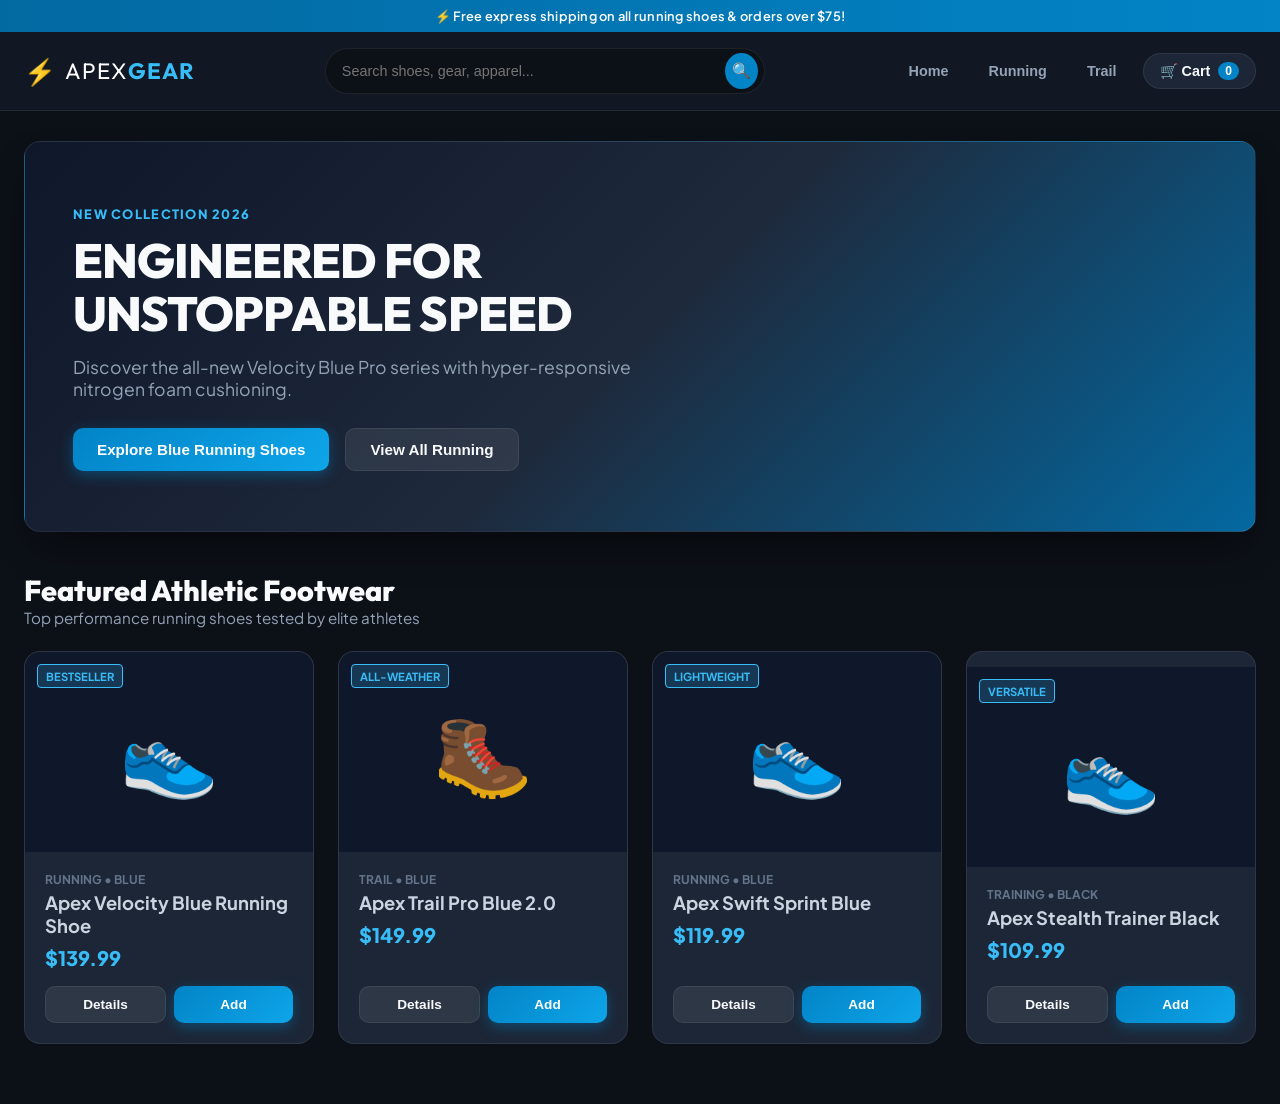
<file: demo_app/index.html>
<!DOCTYPE html>
<html lang="en">
<head>
    <meta charset="UTF-8">
    <meta name="viewport" content="width=device-width, initial-scale=1.0">
    <title>ApexGear - Premium Athletic Footwear & Apparel</title>
    <link rel="stylesheet" href="style.css">
    <link rel="preconnect" href="https://fonts.googleapis.com">
    <link rel="preconnect" href="https://fonts.gstatic.com" crossorigin>
    <link href="https://fonts.googleapis.com/css2?family=Outfit:wght@400;500;600;700;800&family=Plus+Jakarta+Sans:wght@400;500;600;700&display=swap" rel="stylesheet">
</head>
<body>
    <!-- Top Notification Bar -->
    <div class="top-bar">
        ⚡ Free express shipping on all running shoes & orders over $75!
    </div>

    <!-- Navigation Header -->
    <header class="navbar">
        <div class="nav-container">
            <div class="brand-logo" onclick="app.showView('home')">
                <span class="logo-icon">⚡</span>
                <span class="logo-text">APEX<strong>GEAR</strong></span>
            </div>

            <!-- Search Form with Intentional A11y Test Case: Unlabeled Search Button -->
            <div class="search-box">
                <input type="text" id="searchInput" placeholder="Search shoes, gear, apparel..." onkeydown="if(event.key==='Enter') app.handleSearch()">
                <!-- Intentionally unlabeled icon button for a11y testing -->
                <button class="btn-search-icon" id="searchBtn" onclick="app.handleSearch()">🔍</button>
            </div>

            <!-- Header Actions -->
            <div class="nav-actions">
                <button class="nav-link-btn" onclick="app.showView('home')">Home</button>
                <button class="nav-link-btn" onclick="app.showCategory('running')">Running</button>
                <button class="nav-link-btn" onclick="app.showCategory('trail')">Trail</button>
                <button class="cart-btn" id="cartToggleBtn" onclick="app.toggleCart()">
                    🛒 Cart <span class="cart-badge" id="cartCount">0</span>
                </button>
            </div>
        </div>
    </header>

    <!-- Main Container -->
    <main class="main-content">
        <!-- View: Home -->
        <section id="homeView" class="view-section active">
            <div class="hero-banner">
                <div class="hero-content">
                    <span class="hero-tag">NEW COLLECTION 2026</span>
                    <h1 class="hero-title">ENGINEERED FOR UNSTOPPABLE SPEED</h1>
                    <p class="hero-subtitle">Discover the all-new Velocity Blue Pro series with hyper-responsive nitrogen foam cushioning.</p>
                    <div class="hero-cta-group">
                        <button class="btn-primary" onclick="app.searchQuery('blue running shoes')">Explore Blue Running Shoes</button>
                        <button class="btn-secondary" onclick="app.showCategory('running')">View All Running</button>
                    </div>
                </div>
            </div>

            <div class="section-title-wrap">
                <h2>Featured Athletic Footwear</h2>
                <p>Top performance running shoes tested by elite athletes</p>
            </div>

            <div class="products-grid" id="featuredGrid">
                <!-- Injected via JavaScript -->
            </div>
        </section>

        <!-- View: Search Results -->
        <section id="searchView" class="view-section">
            <div class="results-header">
                <h2>Search Results for: <span id="searchKeyword" class="highlight-text">"blue running shoes"</span></h2>
                <span id="resultsCount" class="results-count">3 items found</span>
            </div>

            <div class="filter-chips">
                <button class="chip active" onclick="app.filterCategory('all')">All Results</button>
                <button class="chip" onclick="app.filterCategory('running')">Road Running</button>
                <button class="chip" onclick="app.filterCategory('trail')">Trail Running</button>
                <button class="chip" onclick="app.filterCategory('blue')">Blue Colorway</button>
            </div>

            <div class="products-grid" id="searchResultsGrid">
                <!-- Injected via JS -->
            </div>
        </section>

        <!-- View: Product Details -->
        <section id="productDetailView" class="view-section">
            <div class="product-detail-container">
                <div class="product-gallery">
                    <div class="detail-image-box" id="detailImage">
                        <!-- Image render -->
                    </div>
                </div>
                <div class="product-info-panel">
                    <span class="detail-category" id="detailCategory">Road Running</span>
                    <h1 class="detail-title" id="detailTitle">Apex Velocity Blue Running Shoe</h1>
                    <div class="detail-price-rating">
                        <span class="detail-price" id="detailPrice">$139.99</span>
                        <span class="detail-rating">★★★★★ <span>(4.9 / 5 &bull; 128 reviews)</span></span>
                    </div>
                    <p class="detail-desc" id="detailDesc">
                        Crafted with high-breathability mesh, reinforced blue kinetic weave, and responsive shock-absorption sole. Built for long-distance marathoners and daily pavement pounding.
                    </p>

                    <!-- Size Selection -->
                    <div class="option-group">
                        <label class="option-label">Select Size (US Men):</label>
                        <div class="size-chips" id="sizeSelector">
                            <button class="size-chip" onclick="app.selectSize(this)">8.0</button>
                            <button class="size-chip active" onclick="app.selectSize(this)">9.0</button>
                            <button class="size-chip" onclick="app.selectSize(this)">9.5</button>
                            <button class="size-chip" onclick="app.selectSize(this)">10.0</button>
                            <button class="size-chip" onclick="app.selectSize(this)">11.0</button>
                        </div>
                    </div>

                    <!-- Intentional A11y flaw: input without label -->
                    <div class="option-group">
                        <span style="font-size: 0.85rem; color: #94a3b8; margin-bottom: 4px; display: block;">Delivery Instructions:</span>
                        <input type="text" id="unlabeledDeliveryNotes" class="custom-input" placeholder="e.g. Leave at front door">
                    </div>

                    <!-- Add to Cart CTA -->
                    <div class="action-btn-row">
                        <button class="btn-primary btn-large" id="addToCartBtn" onclick="app.addToCartFromDetail()">
                            🛒 Add to Cart
                        </button>
                        <button class="btn-secondary btn-large" onclick="app.showView('home')">
                            Continue Browsing
                        </button>
                    </div>

                    <div class="product-perks">
                        <div class="perk-item">✓ 30-Day Free Trial & Returns</div>
                        <div class="perk-item">✓ Guaranteed Authentic ApexGear</div>
                    </div>
                </div>
            </div>
        </section>

        <!-- View: Checkout Confirmation -->
        <section id="checkoutView" class="view-section">
            <div class="checkout-card">
                <h2>Checkout & Order Summary</h2>
                <div id="checkoutSummaryList" class="checkout-items"></div>
                <div class="total-row">
                    <span>Total Amount:</span>
                    <span id="checkoutTotalAmount" class="total-val">$0.00</span>
                </div>
                <div class="form-group">
                    <label for="custName">Full Name</label>
                    <input type="text" id="custName" placeholder="Alex Morgan">
                </div>
                <div class="form-group">
                    <label for="custAddress">Shipping Address</label>
                    <input type="text" id="custAddress" placeholder="123 Marathon Way, Boston MA">
                </div>
                <button class="btn-primary btn-large" style="width: 100%; margin-top: 15px;" onclick="app.completeOrder()">
                    Confirm & Place Order
                </button>
            </div>
        </section>

        <!-- View: Order Success -->
        <section id="successView" class="view-section">
            <div class="success-card">
                <div class="success-icon">🎉</div>
                <h1>Order Confirmed!</h1>
                <p>Your order has been successfully placed. A confirmation email has been sent.</p>
                <div class="badge-status-completed" style="padding: 10px; border-radius: 8px; margin: 20px auto; max-width: 300px;">
                    Order Reference: #APX-982341
                </div>
                <button class="btn-primary" onclick="app.showView('home')">Return to Store</button>
            </div>
        </section>
    </main>

    <!-- Slide-over Cart Drawer -->
    <div class="cart-drawer-overlay" id="cartOverlay" onclick="app.toggleCart(false)"></div>
    <aside class="cart-drawer" id="cartDrawer">
        <div class="drawer-header">
            <h3>Your Shopping Cart (<span id="drawerCartCount">0</span>)</h3>
            <button class="close-drawer-btn" onclick="app.toggleCart(false)">✕</button>
        </div>
        <div class="drawer-body" id="cartItemsContainer">
            <!-- Items injected via JS -->
        </div>
        <div class="drawer-footer">
            <div class="cart-subtotal-row">
                <span>Subtotal:</span>
                <span id="cartSubtotal" class="cart-subtotal-val">$0.00</span>
            </div>
            <button class="btn-primary btn-large" style="width: 100%;" id="checkoutDrawerBtn" onclick="app.proceedToCheckout()">
                Proceed to Checkout →
            </button>
        </div>
    </aside>

    <!-- Promotional Modal Banner (Intentional UX Friction Test Case) -->
    <div class="modal-overlay" id="promoModal">
        <div class="modal-box">
            <div class="modal-tag">EXCLUSIVE VIP OFFER</div>
            <h2 class="modal-title">Get 20% Off Your Running Gear!</h2>
            <p class="modal-text">Join Apex Club today for early access to limited edition color drops and runner rewards.</p>
            <div class="modal-actions">
                <button class="btn-secondary" id="dismissPromoBtn" onclick="app.closePromo()">No Thanks, Dismiss</button>
                <button class="btn-primary" onclick="app.closePromo()">Claim 20% Coupon</button>
            </div>
        </div>
    </div>

    <!-- Notification Toast -->
    <div id="toast" class="toast-notification"></div>

    <script src="store.js"></script>
</body>
</html>
</file>
<file: demo_app/style.css>
:root {
    --bg-main: #0c1017;
    --bg-surface: #141b26;
    --bg-card: #1c2636;
    --border-color: rgba(255, 255, 255, 0.08);
    --border-accent: rgba(56, 189, 248, 0.3);
    --text-primary: #f8fafc;
    --text-secondary: #94a3b8;
    --text-muted: #64748b;
    --accent-blue: #0284c7;
    --accent-cyan: #38bdf8;
    --accent-glow: rgba(56, 189, 248, 0.2);
    --success: #10b981;
    --danger: #ef4444;
    --radius-lg: 16px;
    --radius-md: 10px;
    --radius-sm: 6px;
}

* {
    box-sizing: border-box;
    margin: 0;
    padding: 0;
}

body {
    font-family: 'Plus Jakarta Sans', -apple-system, sans-serif;
    background-color: var(--bg-main);
    color: var(--text-primary);
    min-height: 100vh;
}

/* Top Notification */
.top-bar {
    background: linear-gradient(90deg, #0369a1, #0284c7);
    color: #ffffff;
    font-size: 0.8rem;
    font-weight: 600;
    text-align: center;
    padding: 8px 16px;
    letter-spacing: 0.02em;
}

/* Navbar */
.navbar {
    background: rgba(20, 27, 38, 0.85);
    backdrop-filter: blur(12px);
    border-bottom: 1px solid var(--border-color);
    position: sticky;
    top: 0;
    z-index: 100;
}

.nav-container {
    max-width: 1280px;
    margin: 0 auto;
    padding: 16px 24px;
    display: flex;
    justify-content: space-between;
    align-items: center;
    gap: 20px;
}

.brand-logo {
    display: flex;
    align-items: center;
    gap: 8px;
    cursor: pointer;
    font-family: 'Outfit', sans-serif;
    font-size: 1.4rem;
    letter-spacing: 0.05em;
    color: #ffffff;
    user-select: none;
}

.logo-icon {
    font-size: 1.6rem;
    color: var(--accent-cyan);
}

.brand-logo strong {
    color: var(--accent-cyan);
}

.search-box {
    display: flex;
    align-items: center;
    background: var(--bg-main);
    border: 1px solid var(--border-color);
    border-radius: 999px;
    padding: 4px 6px 4px 16px;
    width: 100%;
    max-width: 440px;
    transition: border-color 0.2s, box-shadow 0.2s;
}

.search-box:focus-within {
    border-color: var(--accent-cyan);
    box-shadow: 0 0 0 3px var(--accent-glow);
}

.search-box input {
    background: transparent;
    border: none;
    color: var(--text-primary);
    font-size: 0.9rem;
    width: 100%;
    outline: none;
}

.btn-search-icon {
    background: var(--accent-blue);
    color: white;
    border: none;
    width: 36px;
    height: 36px;
    border-radius: 50%;
    cursor: pointer;
    display: flex;
    align-items: center;
    justify-content: center;
    font-size: 0.95rem;
    transition: background 0.2s;
}

.btn-search-icon:hover {
    background: var(--accent-cyan);
}

.nav-actions {
    display: flex;
    align-items: center;
    gap: 12px;
}

.nav-link-btn {
    background: transparent;
    border: none;
    color: var(--text-secondary);
    font-weight: 600;
    font-size: 0.9rem;
    padding: 8px 14px;
    cursor: pointer;
    border-radius: var(--radius-sm);
    transition: color 0.2s, background 0.2s;
}

.nav-link-btn:hover {
    color: var(--text-primary);
    background: rgba(255, 255, 255, 0.05);
}

.cart-btn {
    background: var(--bg-card);
    border: 1px solid var(--border-color);
    color: var(--text-primary);
    padding: 8px 16px;
    border-radius: 999px;
    font-weight: 700;
    font-size: 0.9rem;
    cursor: pointer;
    display: flex;
    align-items: center;
    gap: 8px;
    transition: border-color 0.2s, transform 0.1s;
}

.cart-btn:hover {
    border-color: var(--accent-cyan);
    transform: translateY(-1px);
}

.cart-badge {
    background: var(--accent-blue);
    color: white;
    font-size: 0.75rem;
    font-weight: 800;
    padding: 2px 7px;
    border-radius: 999px;
}

/* Main Layout */
.main-content {
    max-width: 1280px;
    margin: 0 auto;
    padding: 30px 24px 60px;
}

.view-section {
    display: none;
}

.view-section.active {
    display: block;
    animation: fadeIn 0.3s ease;
}

@keyframes fadeIn {
    from { opacity: 0; transform: translateY(6px); }
    to { opacity: 1; transform: translateY(0); }
}

/* Hero Section */
.hero-banner {
    background: linear-gradient(135deg, #0f172a 0%, #1e293b 50%, #0369a1 100%);
    border: 1px solid var(--border-color);
    border-radius: var(--radius-lg);
    padding: 60px 48px;
    margin-bottom: 40px;
    box-shadow: 0 20px 40px -15px rgba(0, 0, 0, 0.6);
}

.hero-tag {
    color: var(--accent-cyan);
    font-size: 0.8rem;
    font-weight: 800;
    letter-spacing: 0.1em;
    display: inline-block;
    margin-bottom: 12px;
}

.hero-title {
    font-family: 'Outfit', sans-serif;
    font-size: 3rem;
    font-weight: 800;
    line-height: 1.1;
    margin-bottom: 16px;
    max-width: 700px;
    letter-spacing: -0.02em;
}

.hero-subtitle {
    color: var(--text-secondary);
    font-size: 1.1rem;
    max-width: 600px;
    margin-bottom: 28px;
}

.hero-cta-group {
    display: flex;
    gap: 16px;
    flex-wrap: wrap;
}

/* Buttons */
.btn-primary {
    background: linear-gradient(135deg, #0284c7 0%, #0ea5e9 100%);
    color: white;
    border: none;
    font-weight: 700;
    padding: 12px 24px;
    border-radius: var(--radius-md);
    cursor: pointer;
    font-size: 0.95rem;
    transition: transform 0.15s, box-shadow 0.2s;
    box-shadow: 0 4px 14px rgba(2, 132, 199, 0.4);
}

.btn-primary:hover {
    transform: translateY(-2px);
    box-shadow: 0 6px 20px rgba(2, 132, 199, 0.6);
}

.btn-secondary {
    background: rgba(255, 255, 255, 0.08);
    color: var(--text-primary);
    border: 1px solid var(--border-color);
    font-weight: 600;
    padding: 12px 24px;
    border-radius: var(--radius-md);
    cursor: pointer;
    font-size: 0.95rem;
    transition: background 0.2s;
}

.btn-secondary:hover {
    background: rgba(255, 255, 255, 0.15);
}

.btn-large {
    padding: 16px 32px;
    font-size: 1.05rem;
}

/* Products Grid */
.section-title-wrap {
    margin-bottom: 24px;
}

.section-title-wrap h2 {
    font-size: 1.8rem;
    font-weight: 800;
    font-family: 'Outfit', sans-serif;
}

.section-title-wrap p {
    color: var(--text-secondary);
    font-size: 0.95rem;
}

.products-grid {
    display: grid;
    grid-template-columns: repeat(auto-fill, minmax(280px, 1fr));
    gap: 24px;
}

.product-card {
    background: var(--bg-card);
    border: 1px solid var(--border-color);
    border-radius: var(--radius-lg);
    overflow: hidden;
    transition: transform 0.2s, border-color 0.2s, box-shadow 0.2s;
    display: flex;
    flex-direction: column;
}

.product-card:hover {
    transform: translateY(-4px);
    border-color: var(--border-accent);
    box-shadow: 0 12px 30px rgba(0, 0, 0, 0.4);
}

.product-card-img {
    height: 200px;
    background: #0f172a;
    display: flex;
    align-items: center;
    justify-content: center;
    font-size: 5rem;
    user-select: none;
    position: relative;
}

.product-card-badge {
    position: absolute;
    top: 12px;
    left: 12px;
    background: rgba(56, 189, 248, 0.2);
    border: 1px solid var(--accent-cyan);
    color: var(--accent-cyan);
    font-size: 0.7rem;
    font-weight: 700;
    padding: 4px 8px;
    border-radius: 4px;
    text-transform: uppercase;
}

.product-card-body {
    padding: 20px;
    display: flex;
    flex-direction: column;
    flex-grow: 1;
}

.product-card-category {
    font-size: 0.75rem;
    color: var(--text-muted);
    text-transform: uppercase;
    font-weight: 700;
    margin-bottom: 4px;
}

.product-card-title {
    font-size: 1.15rem;
    font-weight: 700;
    color: var(--text-primary);
    margin-bottom: 8px;
    cursor: pointer;
}

.product-card-title:hover {
    color: var(--accent-cyan);
}

.product-card-price {
    font-size: 1.25rem;
    font-weight: 800;
    color: var(--accent-cyan);
    margin-bottom: 16px;
}

.product-card-actions {
    display: flex;
    gap: 8px;
    margin-top: auto;
}

.product-card-actions button {
    flex: 1;
    padding: 10px;
    font-size: 0.85rem;
}

/* Filter Chips */
.filter-chips {
    display: flex;
    gap: 10px;
    margin-bottom: 24px;
    flex-wrap: wrap;
}

.chip {
    background: var(--bg-surface);
    border: 1px solid var(--border-color);
    color: var(--text-secondary);
    padding: 8px 16px;
    border-radius: 999px;
    font-weight: 600;
    font-size: 0.85rem;
    cursor: pointer;
    transition: all 0.2s;
}

.chip.active, .chip:hover {
    background: var(--accent-blue);
    color: white;
    border-color: var(--accent-blue);
}

.results-header {
    display: flex;
    justify-content: space-between;
    align-items: center;
    margin-bottom: 20px;
}

.highlight-text {
    color: var(--accent-cyan);
}

.results-count {
    color: var(--text-muted);
    font-size: 0.9rem;
}

/* Product Detail Page */
.product-detail-container {
    display: grid;
    grid-template-columns: 1fr 1fr;
    gap: 48px;
    background: var(--bg-card);
    border: 1px solid var(--border-color);
    border-radius: var(--radius-lg);
    padding: 40px;
}

.detail-image-box {
    background: #0f172a;
    border-radius: var(--radius-md);
    height: 420px;
    display: flex;
    align-items: center;
    justify-content: center;
    font-size: 10rem;
    border: 1px solid var(--border-color);
}

.detail-category {
    font-size: 0.85rem;
    color: var(--accent-cyan);
    font-weight: 800;
    text-transform: uppercase;
}

.detail-title {
    font-family: 'Outfit', sans-serif;
    font-size: 2.2rem;
    font-weight: 800;
    margin: 8px 0 16px;
    line-height: 1.2;
}

.detail-price-rating {
    display: flex;
    align-items: center;
    gap: 20px;
    margin-bottom: 20px;
}

.detail-price {
    font-size: 2rem;
    font-weight: 800;
    color: var(--accent-cyan);
}

.detail-rating {
    color: #fbbf24;
    font-size: 0.95rem;
}

.detail-rating span {
    color: var(--text-secondary);
    font-size: 0.85rem;
}

.detail-desc {
    color: var(--text-secondary);
    font-size: 0.95rem;
    line-height: 1.6;
    margin-bottom: 24px;
}

.option-group {
    margin-bottom: 20px;
}

.option-label {
    font-size: 0.85rem;
    font-weight: 700;
    color: var(--text-secondary);
    display: block;
    margin-bottom: 8px;
}

.size-chips {
    display: flex;
    gap: 10px;
    flex-wrap: wrap;
}

.size-chip {
    background: var(--bg-surface);
    border: 1px solid var(--border-color);
    color: var(--text-primary);
    padding: 8px 16px;
    border-radius: var(--radius-sm);
    font-weight: 700;
    cursor: pointer;
}

.size-chip.active {
    background: var(--accent-blue);
    border-color: var(--accent-cyan);
    color: white;
}

.custom-input {
    width: 100%;
    padding: 12px 16px;
    background: var(--bg-surface);
    border: 1px solid var(--border-color);
    border-radius: var(--radius-sm);
    color: var(--text-primary);
    font-size: 0.9rem;
    outline: none;
}

.custom-input:focus {
    border-color: var(--accent-cyan);
}

.action-btn-row {
    display: flex;
    gap: 16px;
    margin: 28px 0;
}

.action-btn-row button {
    flex: 1;
}

.product-perks {
    border-top: 1px solid var(--border-color);
    padding-top: 20px;
    display: flex;
    flex-direction: column;
    gap: 8px;
    font-size: 0.85rem;
    color: var(--text-secondary);
}

/* Cart Drawer */
.cart-drawer-overlay {
    position: fixed;
    top: 0;
    left: 0;
    width: 100vw;
    height: 100vh;
    background: rgba(0, 0, 0, 0.6);
    backdrop-filter: blur(4px);
    z-index: 200;
    display: none;
}

.cart-drawer-overlay.active {
    display: block;
}

.cart-drawer {
    position: fixed;
    top: 0;
    right: -420px;
    width: 420px;
    height: 100vh;
    background: var(--bg-surface);
    border-left: 1px solid var(--border-color);
    z-index: 201;
    transition: right 0.3s cubic-bezier(0.16, 1, 0.3, 1);
    display: flex;
    flex-direction: column;
}

.cart-drawer.active {
    right: 0;
}

.drawer-header {
    padding: 20px 24px;
    border-bottom: 1px solid var(--border-color);
    display: flex;
    justify-content: space-between;
    align-items: center;
}

.drawer-header h3 {
    font-size: 1.2rem;
    font-weight: 700;
}

.close-drawer-btn {
    background: transparent;
    border: none;
    color: var(--text-secondary);
    font-size: 1.2rem;
    cursor: pointer;
}

.drawer-body {
    padding: 20px 24px;
    flex-grow: 1;
    overflow-y: auto;
    display: flex;
    flex-direction: column;
    gap: 16px;
}

.cart-item-card {
    display: flex;
    gap: 16px;
    padding: 12px;
    background: var(--bg-card);
    border: 1px solid var(--border-color);
    border-radius: var(--radius-md);
}

.cart-item-img {
    width: 60px;
    height: 60px;
    background: #0f172a;
    border-radius: var(--radius-sm);
    display: flex;
    align-items: center;
    justify-content: center;
    font-size: 2rem;
}

.cart-item-info {
    flex-grow: 1;
}

.cart-item-title {
    font-weight: 700;
    font-size: 0.95rem;
}

.cart-item-sub {
    font-size: 0.8rem;
    color: var(--text-muted);
}

.cart-item-price {
    font-weight: 800;
    color: var(--accent-cyan);
    font-size: 0.95rem;
    margin-top: 4px;
}

.drawer-footer {
    padding: 20px 24px;
    border-top: 1px solid var(--border-color);
    background: var(--bg-main);
}

.cart-subtotal-row {
    display: flex;
    justify-content: space-between;
    font-size: 1.1rem;
    font-weight: 700;
    margin-bottom: 16px;
}

.cart-subtotal-val {
    color: var(--accent-cyan);
}

/* Modal Popup (Intentional UX test) */
.modal-overlay {
    position: fixed;
    top: 0;
    left: 0;
    width: 100vw;
    height: 100vh;
    background: rgba(0, 0, 0, 0.7);
    backdrop-filter: blur(6px);
    z-index: 300;
    display: none;
    align-items: center;
    justify-content: center;
}

.modal-overlay.active {
    display: flex;
}

.modal-box {
    background: var(--bg-card);
    border: 1px solid var(--accent-cyan);
    border-radius: var(--radius-lg);
    padding: 36px;
    max-width: 480px;
    text-align: center;
    box-shadow: 0 20px 50px rgba(0, 0, 0, 0.8);
    animation: scaleUp 0.25s ease;
}

@keyframes scaleUp {
    from { transform: scale(0.9); opacity: 0; }
    to { transform: scale(1); opacity: 1; }
}

.modal-tag {
    color: var(--accent-cyan);
    font-size: 0.75rem;
    font-weight: 800;
    letter-spacing: 0.1em;
    margin-bottom: 10px;
}

.modal-title {
    font-size: 1.6rem;
    font-weight: 800;
    margin-bottom: 12px;
}

.modal-text {
    color: var(--text-secondary);
    font-size: 0.95rem;
    margin-bottom: 24px;
}

.modal-actions {
    display: flex;
    gap: 12px;
    justify-content: center;
}

/* Checkout View */
.checkout-card, .success-card {
    max-width: 600px;
    margin: 0 auto;
    background: var(--bg-card);
    border: 1px solid var(--border-color);
    border-radius: var(--radius-lg);
    padding: 36px;
}

.form-group {
    margin-bottom: 16px;
}

.form-group label {
    display: block;
    font-size: 0.85rem;
    font-weight: 600;
    color: var(--text-secondary);
    margin-bottom: 6px;
}

.form-group input {
    width: 100%;
    padding: 12px 16px;
    background: var(--bg-surface);
    border: 1px solid var(--border-color);
    border-radius: var(--radius-sm);
    color: var(--text-primary);
    outline: none;
}

.total-row {
    display: flex;
    justify-content: space-between;
    font-size: 1.3rem;
    font-weight: 800;
    margin: 20px 0;
    padding-top: 16px;
    border-top: 1px solid var(--border-color);
}

.success-card {
    text-align: center;
    padding: 48px;
}

.success-icon {
    font-size: 4rem;
    margin-bottom: 16px;
}

/* Toast */
.toast-notification {
    position: fixed;
    bottom: 24px;
    right: 24px;
    background: var(--success);
    color: white;
    font-weight: 700;
    padding: 12px 24px;
    border-radius: var(--radius-md);
    box-shadow: 0 10px 25px rgba(16, 185, 129, 0.4);
    display: none;
    z-index: 500;
    animation: slideIn 0.3s ease;
}

.toast-notification.active {
    display: block;
}

@keyframes slideIn {
    from { transform: translateY(20px); opacity: 0; }
    to { transform: translateY(0); opacity: 1; }
}
</file>
